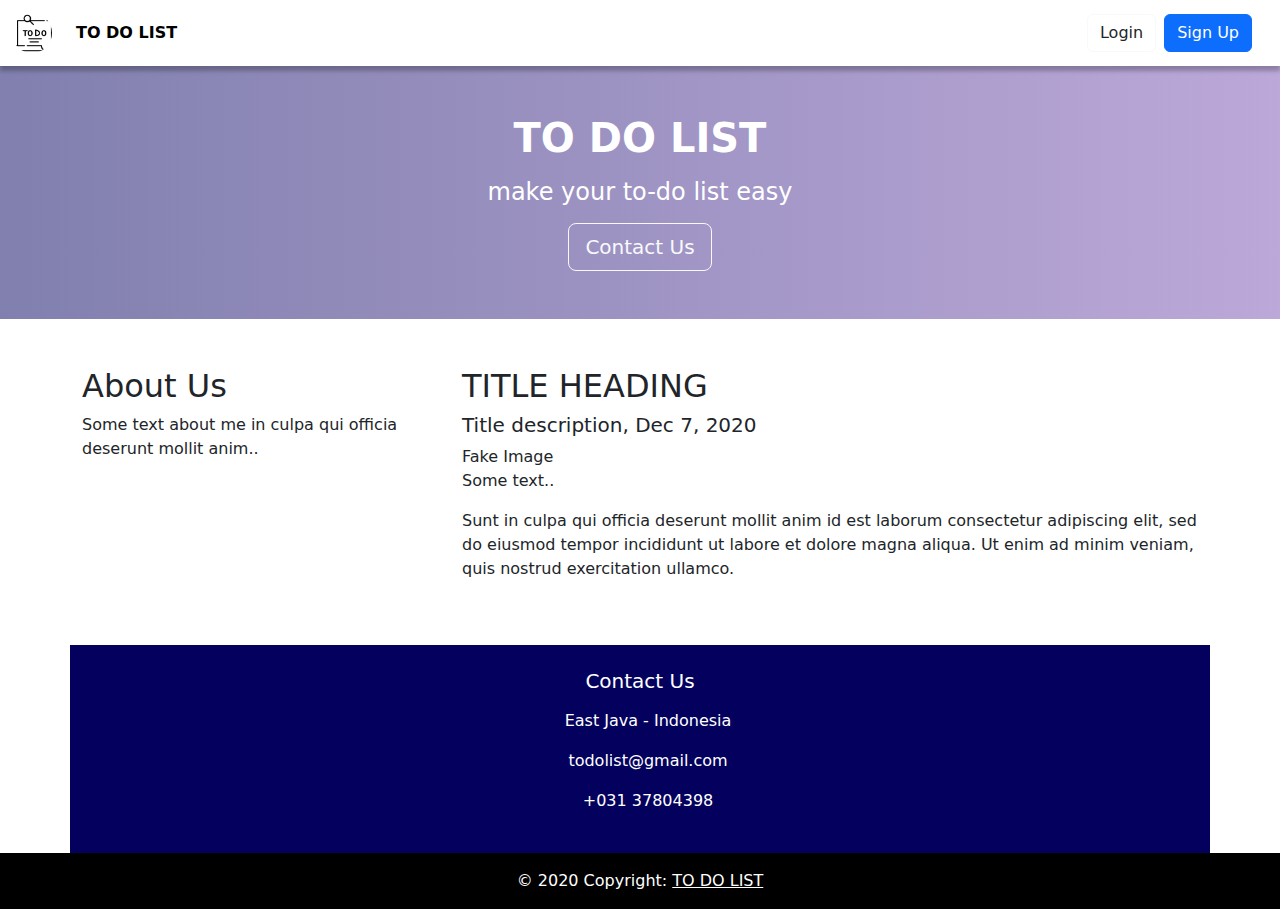
<file: todolist/index.html>
<!DOCTYPE html>
<html lang="en">
<head>
    <meta charset="UTF-8" />
    <meta name="viewport" content="width=device-width, initial-scale=1.0"/>
    <meta http-equiv="X-UA-Compatible" content="ie=edge" />
    <title>TO DO LIST</title>
	    <link rel="stylesheet" type="text/css" href="style.css"/>
    <link
      href="https://fonts.googleapis.com/css?family=Roboto"
      rel="stylesheet"/>
	<link href="https://cdn.jsdelivr.net/npm/bootstrap@5.1.3/dist/css/bootstrap.min.css" rel="stylesheet">
	<script src="https://cdn.jsdelivr.net/npm/bootstrap@5.1.3/dist/js/bootstrap.bundle.min.js"></script>
	<script src="https://cdn.jsdelivr.net/npm/@popperjs/core@2.10.2/dist/umd/popper.min.js"></script>
	<script src="https://cdn.jsdelivr.net/npm/bootstrap@5.1.3/dist/js/bootstrap.min.js"></script>
</head>
<body>
	<!-- Navbar -->
	<nav class="navbar navbar-expand-lg" style="background-color:white; box-shadow: 0px 5px 4px rgba(0, 0, 0, 0.25);">
		<div class="container-fluid">
			<a class="navbar-brand" href="index.html">
			  <img src="to-do-list.png" alt="Avatar Logo" style="width:40px;" class="rounded-pill"> 
			</a>
			<ul class="navbar-nav me-auto mb-2 mb-lg-0">
				<li class="nav-item">
				  <a class="nav-link" href="index.html" style="color:black;"><b>TO DO LIST</b></a>
				</li>
			</ul>
			<div class="d-flex align-items-center">
				<button type="button" class="btn btn-outline-light text-dark me-2">
					Login
				</button>
				<button type="button" class="btn btn-primary me-3">
					Sign Up
				</button>
			</div>
		</div>
	</nav>
	
	<!-- header -->
    <div class="gradient-custom p-5">
		<div class="mask">
			<div class="d-flex justify-content-center align-items-center h-100">
				<div class="text-white text-center">
					<h1 class="mb-3"><b>TO DO LIST</b></h1>
					<h4 class="mb-3">make your to-do list easy</h4>
					<a class="btn btn-outline-light btn-lg" href="#!" role="button"
					>Contact Us</a>
				</div>
			</div>
		</div>
	</div>
	
	<!-- content -->
	<div class="container mt-5 mb-5">
	  <div class="row">
		<div class="col-sm-4">
		  <h2>About Us</h2>
		  <p>Some text about me in culpa qui officia deserunt mollit anim..</p>
		  <hr class="d-sm-none">
		</div>
		<div class="col-sm-8">
		  <h2>TITLE HEADING</h2>
		  <h5>Title description, Dec 7, 2020</h5>
		  <div class="fakeimg">Fake Image</div>
		  <p>Some text..</p>
		  <p>Sunt in culpa qui officia deserunt mollit anim id est laborum consectetur adipiscing elit, sed do eiusmod tempor incididunt ut labore et dolore magna aliqua. Ut enim ad minim veniam, quis nostrud exercitation ullamco.</p>
		</div>
	  </div>
	</div>
	
	<!-- footer -->
	<footer class="text-center text-white mt-10">
		<section class="container p-4" style="background-color:#03015D;">
			<h5 class="mb-3">Contact Us</h5>
			<p><i class="fas fa-home me-3"></i>East Java - Indonesia</p>
			<p><i class="fas fa-envelope me-3"></i>
            todolist@gmail.com
			</p>
			<p><i class="fas fa-phone me-3"></i>+031 37804398</p>
		</section>
		<!-- Copyright -->
		<div class="text-center p-3 bg-black" style="background-color: rgba(0, 0, 0, 0.2);">
			© 2020 Copyright:
		<a class="text-white" href="index.html">TO DO LIST</a>
		</div>
	</footer>
</body>
</html>
</file>
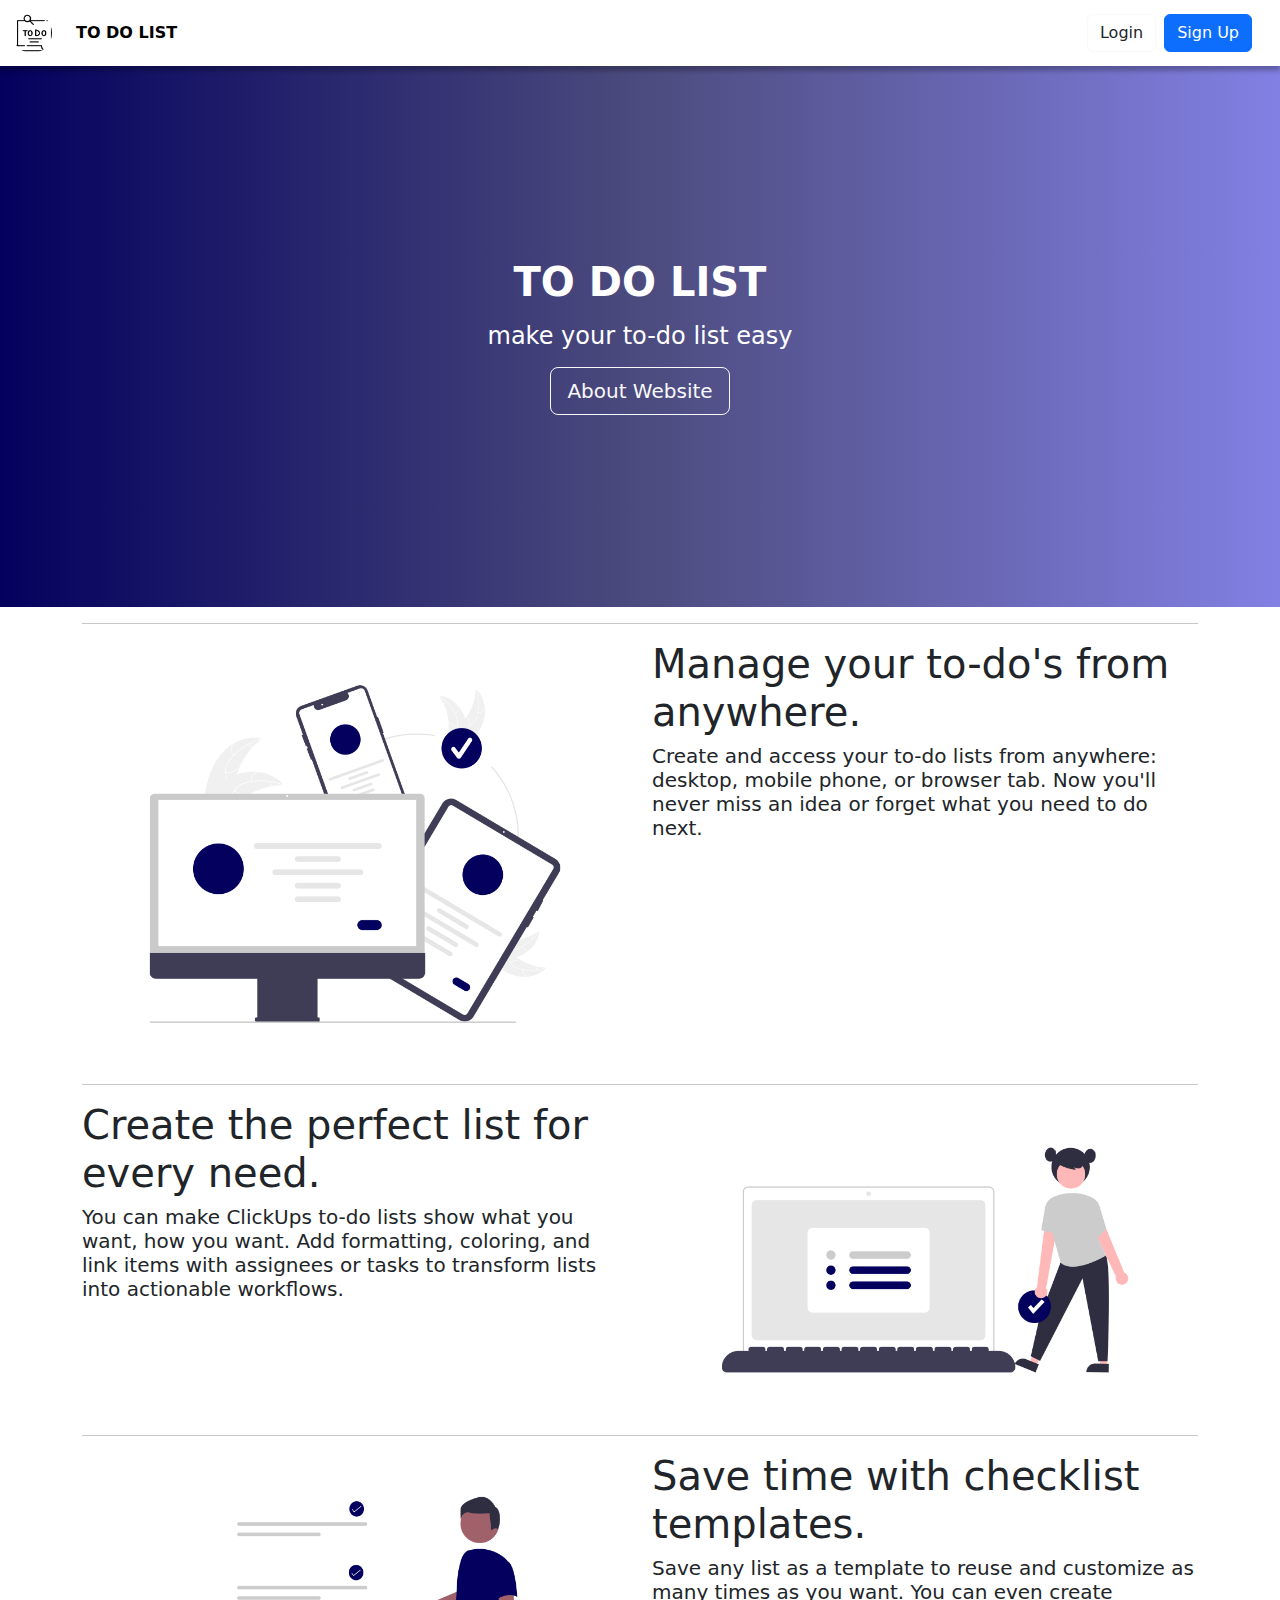
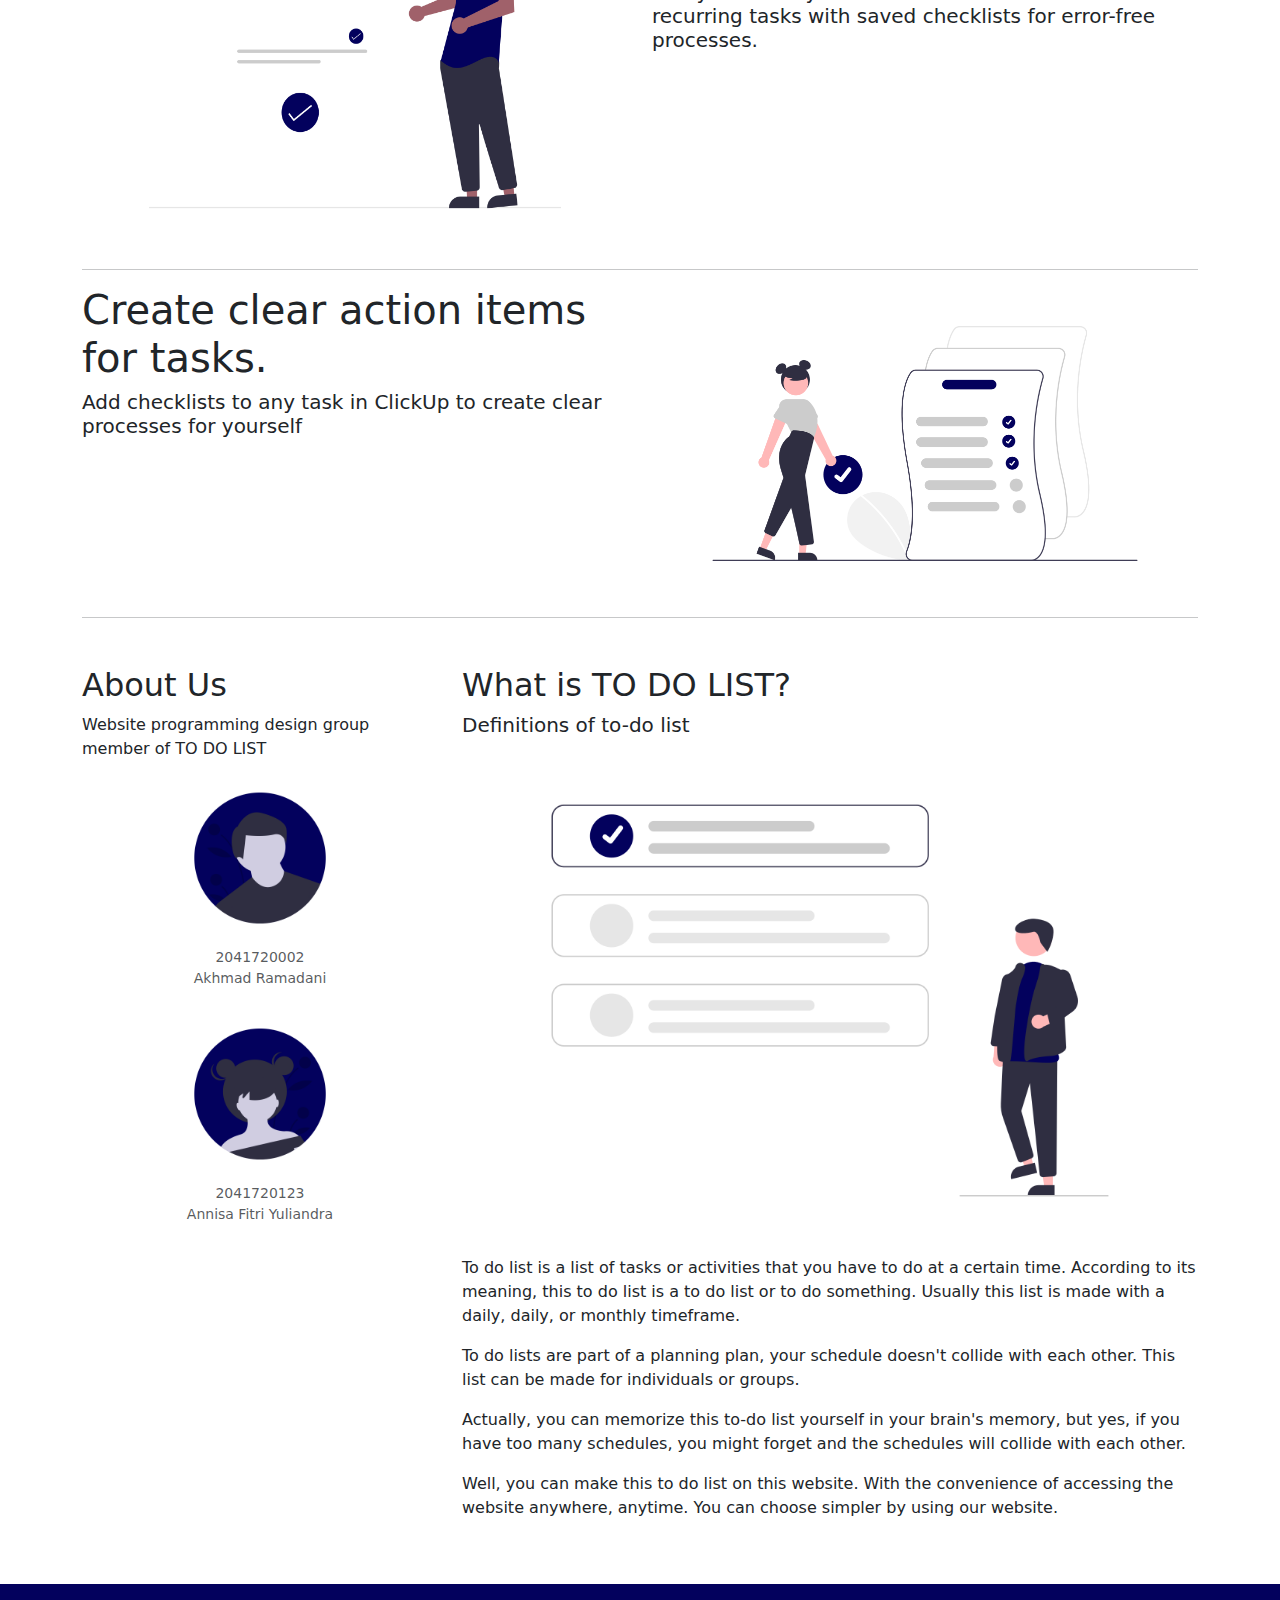
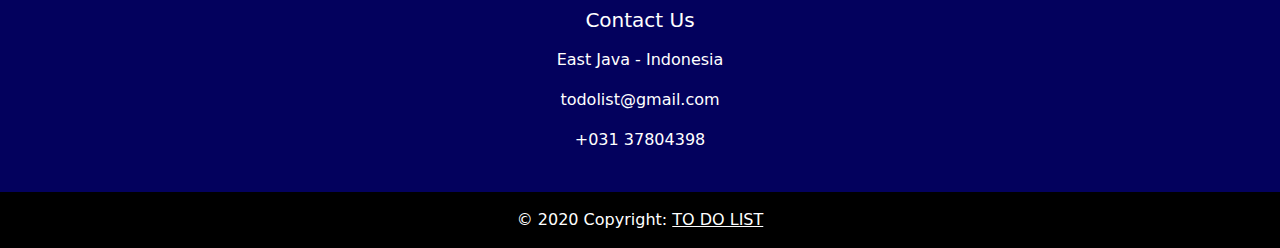
<file: fix/todolist/index.html>
<!DOCTYPE html>
<html lang="en">
<head>
    <meta charset="UTF-8" />
    <meta name="viewport" content="width=device-width, initial-scale=1.0"/>
    <meta http-equiv="X-UA-Compatible" content="ie=edge" />
    <title>TO DO LIST</title>
	    <link rel="stylesheet" type="text/css" href="style.css"/>
    <link
      href="https://fonts.googleapis.com/css?family=Roboto"
      rel="stylesheet"/>
	<link href="https://cdn.jsdelivr.net/npm/bootstrap@5.1.3/dist/css/bootstrap.min.css" rel="stylesheet">
	<script src="https://cdn.jsdelivr.net/npm/bootstrap@5.1.3/dist/js/bootstrap.bundle.min.js"></script>
	<script src="https://cdn.jsdelivr.net/npm/@popperjs/core@2.10.2/dist/umd/popper.min.js"></script>
	<script src="https://cdn.jsdelivr.net/npm/bootstrap@5.1.3/dist/js/bootstrap.min.js"></script>
	<script src="jquery-3.6.0.js"></script>
	<script type="text/javascript">
	</script>
</head>
<body>
	<!-- Navbar -->
	<nav class="navbar navbar-expand-lg" style="background-color:white; box-shadow: 0px 5px 4px rgba(0, 0, 0, 0.25);">
		<div class="container-fluid">
			<a class="navbar-brand" href="index.html">
			  <img src="to-do-list.png" alt="Avatar Logo" style="width:40px;" class="rounded-pill"> 
			</a>
			<ul class="navbar-nav me-auto mb-2 mb-lg-0">
				<li class="nav-item">
				  <a class="nav-link" href="index.html" style="color:black;"><b>TO DO LIST</b></a>
				</li>
			</ul>
			<div class="d-flex align-items-center">
				<a href="login.php">
				<button type="button" class="btn btn-outline-light text-dark me-2">
					Login
				</button>
				</a>
				<a href="register.php">
				<button type="button" class="btn btn-primary me-3">
					Sign Up
				</button>
				</a>
			</div>
		</div>
	</nav>
	
	<!-- header -->
    <div class="gradient-custom3 p-5">
		<div class="mask">
			<div class="d-flex justify-content-center align-items-center h-100 m-5">
				<div class="text-white text-center pt-5 pb-5 mt-5 mb-5">
					<h1 class="mb-3"><b>TO DO LIST</b></h1>
					<h4 class="mb-3">make your to-do list easy</h4>
					<a class="btn btn-outline-light btn-lg" href="#start" role="button"
					>About Website</a>
				</div>
			</div>
		</div>
	</div>
	<!-- background -->
	<div class="container">
		<hr>
		<div class="row" id="start"> 
			<div class="col-md-6">
			<a href="#next">
			<img
			  src="1.png"
			  class="img-fluid"
			/>
			</a>
			</div> 
			<div class="col-md-6">
				<h1>Manage your to-do's from anywhere.</h1>
				<h5>Create and access your to-do lists from anywhere: desktop, mobile phone, or browser tab. Now you'll never miss an idea or forget what you need to do next.</h5>
			</div> 
		</div><hr>
		<div class="row" id="next"> 
			<div class="col-md-6">
				<h1>Create the perfect list for every need.</h1>
				<h5>You can make ClickUps to-do lists show what you want, how you want. Add formatting, coloring, and link items with assignees or tasks to transform lists into actionable workflows.</h5>
			</div> 
			<div class="col-md-6">
			<a href="#nextt"><img
			  src="2.png"
			  class="img-fluid"
			/></a>
			</div> 
		</div><hr>
		<div class="row" id="nextt"> 
			<div class="col-md-6">
			<a href="#nexttt"><img
			  src="3.png"
			  class="img-fluid"
			/></a>
			</div> 
			<div class="col-md-6">
				<h1>Save time with checklist templates.</h1>
				<h5>Save any list as a template to reuse and customize as many times as you want. You can even create recurring tasks with saved checklists for error-free processes.</h5>
			</div> 
		</div><hr>
		<div class="row" id="nexttt"> 
			<div class="col-md-6">
				<h1>Create clear action items for tasks.</h1>
				<h5>Add checklists to any task in ClickUp to create clear processes for yourself</h5>
			</div> 
			<div class="col-md-6">
			<a href="#last"><img
			  src="4.png"
			  class="img-fluid"
			/></a>
			</div> 
		</div><hr>
	</div>
	<!-- content -->
	<div class="container mt-5 mb-5">
	  <div class="row" id="last">
		<div class="col-sm-4">
		  <h2>About Us</h2>
		  <p>Website programming design group member of TO DO LIST</p>
		  <figure class="figure" style="text-align:center; display:inline-block;">
			  <img src="male.png"
			  style="width:50%;" class="figure-img"/>
			  <figcaption class="figure-caption">2041720002<br>Akhmad Ramadani</figcaption>
			  <br>
			  <img src="female.png"
			  style="width:50%;" class="figure-img"/>
			  <figcaption class="figure-caption">2041720123<br>Annisa Fitri Yuliandra</figcaption>
		  </figure>
		  <hr class="d-sm-none">
		</div>
		<div class="col-sm-8">
		  <h2>What is TO DO LIST?</h2>
		  <h5>Definitions of to-do list</h5>
		  <img src="5.png" class="img-fluid"/>
		  <p>To do list is a list of tasks or activities that you have to do at a certain time. According to its meaning, this to do list is a to do list or to do something. Usually this list is made with a daily, daily, or monthly timeframe.</p>
		  <p>To do lists are part of a planning plan, your schedule doesn't collide with each other. This list can be made for individuals or groups.</p>
		  <p>Actually, you can memorize this to-do list yourself in your brain's memory, but yes, if you have too many schedules, you might forget and the schedules will collide with each other.</p>
		  <p>Well, you can make this to do list on this website. With the convenience of accessing the website anywhere, anytime. You can choose simpler by using our website.</p>
		</div>
	  </div>
	</div>
	
	<!-- footer -->
	<footer class="text-center text-white mt-5">
		<div class="container-fluid p-4" style="background-color:#03015D;">
			<h5 class="mb-3">Contact Us</h5>
			<p>East Java - Indonesia</p>
			<p>todolist@gmail.com</p>
			<p>+031 37804398</p>
		</div>
		<!-- Copyright -->
		<div class="text-center p-3 bg-black" style="background-color: rgba(0, 0, 0, 0.2);">
			© 2020 Copyright:
		<a class="text-white" href="index.html">TO DO LIST</a>
		</div>
	</footer>
</body>
</html>
</file>
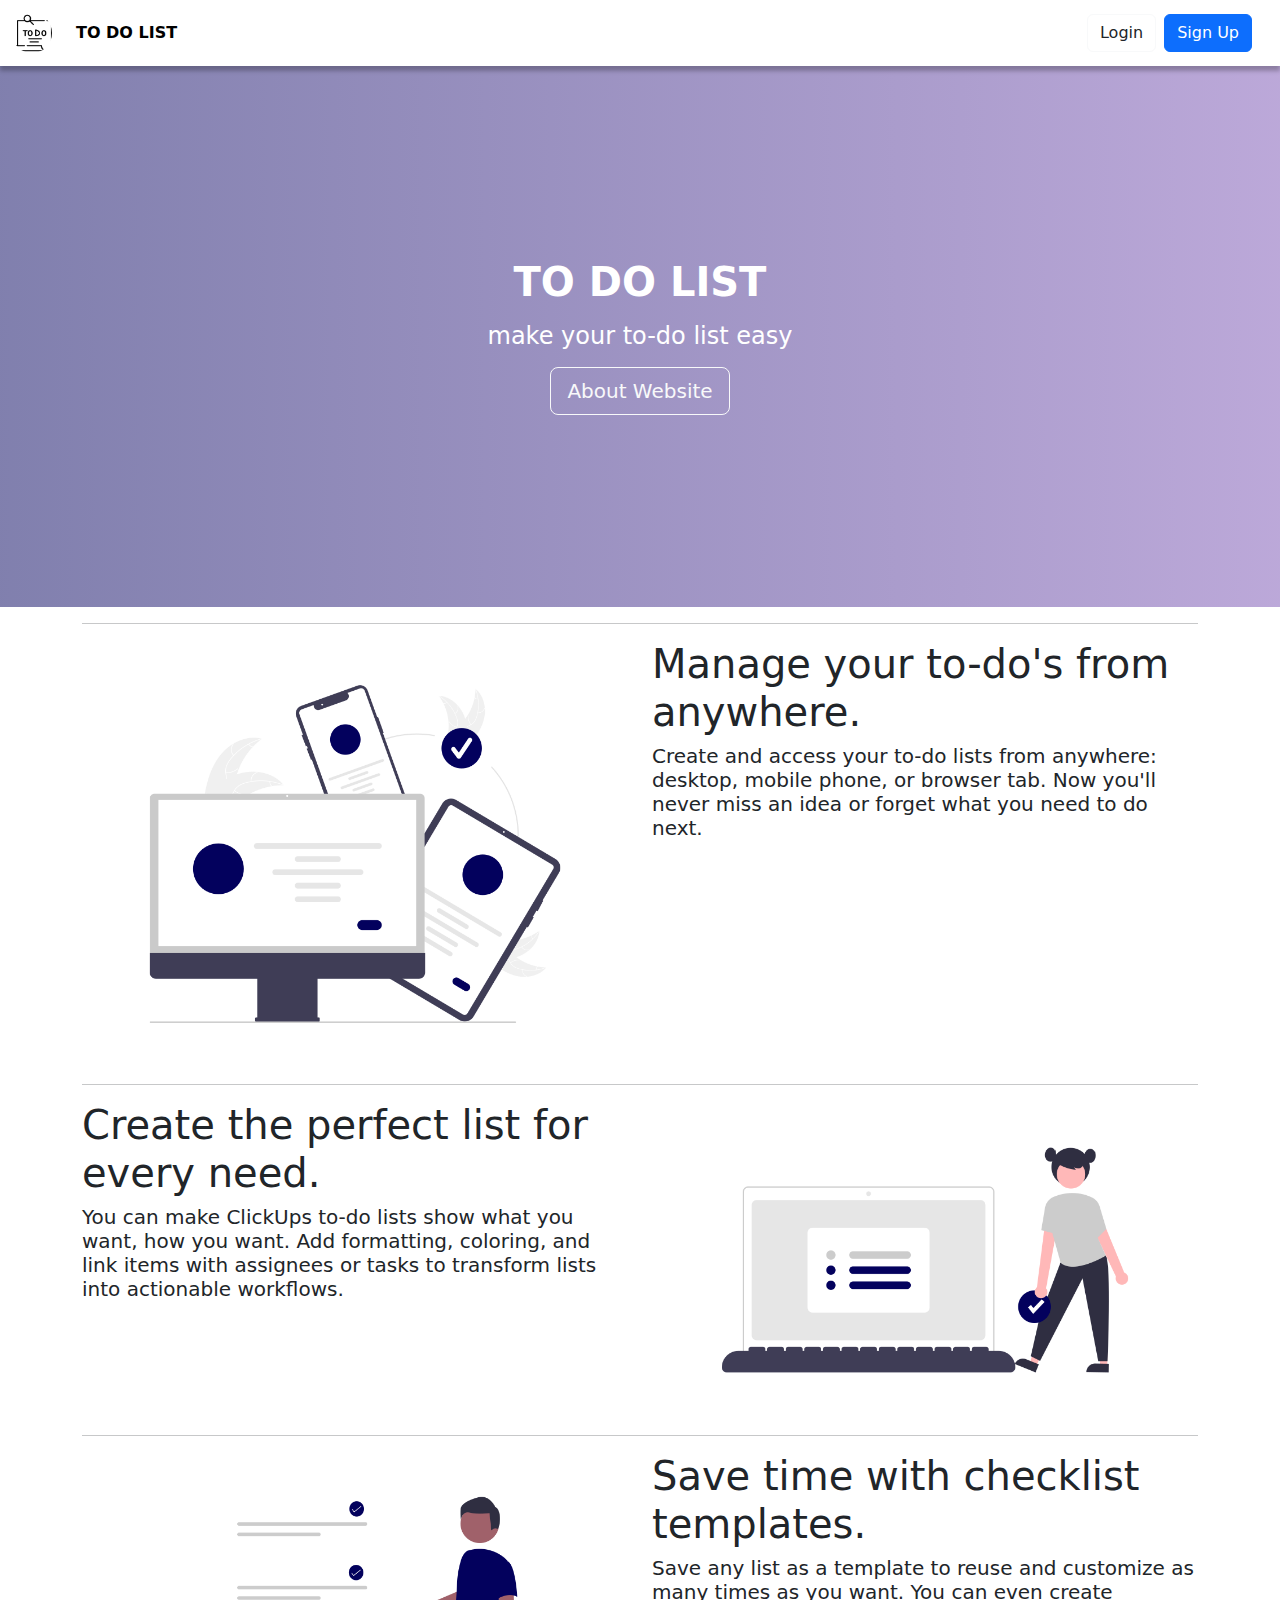
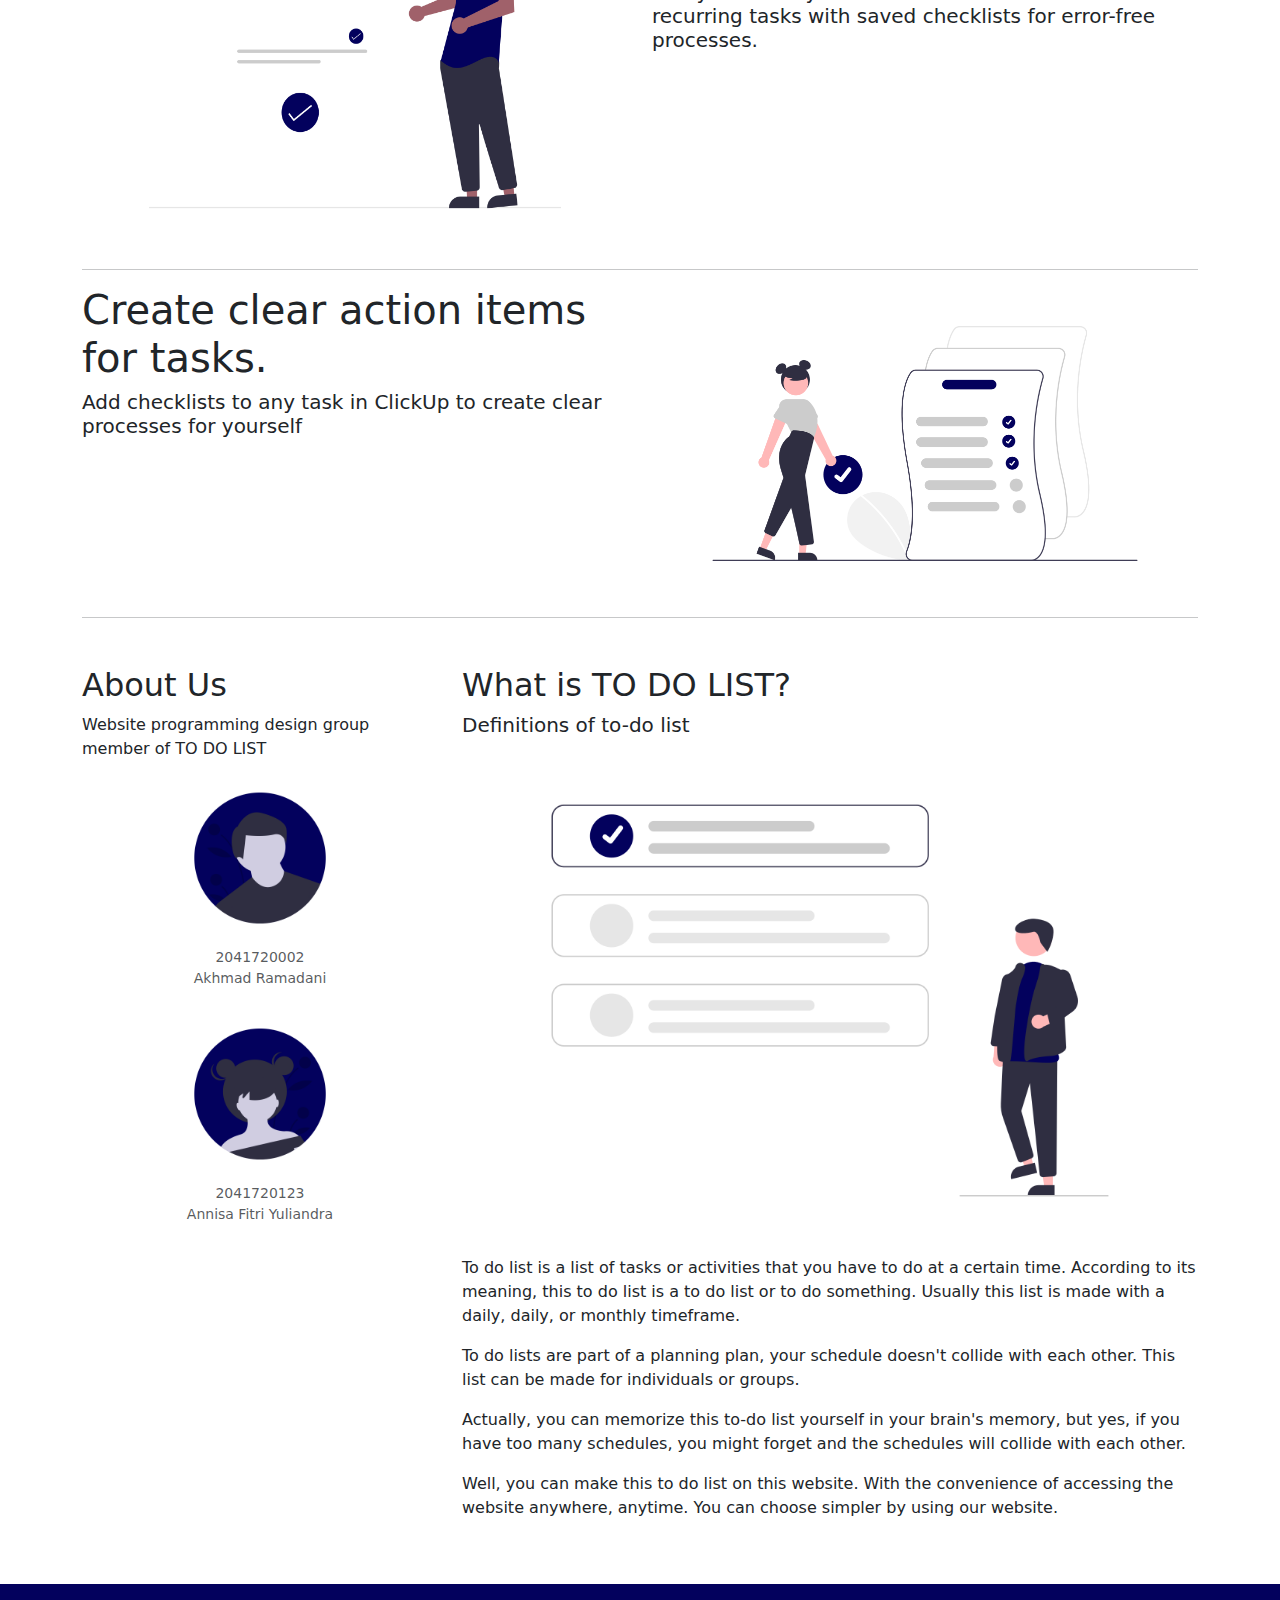
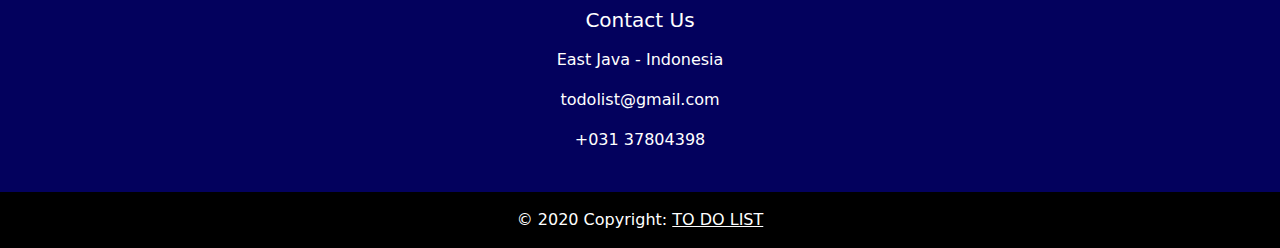
<file: revisi/todolist/index.html>
<!DOCTYPE html>
<html lang="en">
<head>
    <meta charset="UTF-8" />
    <meta name="viewport" content="width=device-width, initial-scale=1.0"/>
    <meta http-equiv="X-UA-Compatible" content="ie=edge" />
    <title>TO DO LIST</title>
	    <link rel="stylesheet" type="text/css" href="style.css"/>
    <link
      href="https://fonts.googleapis.com/css?family=Roboto"
      rel="stylesheet"/>
	<link href="https://cdn.jsdelivr.net/npm/bootstrap@5.1.3/dist/css/bootstrap.min.css" rel="stylesheet">
	<script src="https://cdn.jsdelivr.net/npm/bootstrap@5.1.3/dist/js/bootstrap.bundle.min.js"></script>
	<script src="https://cdn.jsdelivr.net/npm/@popperjs/core@2.10.2/dist/umd/popper.min.js"></script>
	<script src="https://cdn.jsdelivr.net/npm/bootstrap@5.1.3/dist/js/bootstrap.min.js"></script>
	<script src="jquery-3.6.0.js"></script>
	<script type="text/javascript">
	$( document ).mouseleave(function() {
	  $( "#toggle" ).toggle( "pulsate" );
	});
	</script>
</head>
<body>
	<!-- Navbar -->
	<nav class="navbar navbar-expand-lg" style="background-color:white; box-shadow: 0px 5px 4px rgba(0, 0, 0, 0.25);">
		<div class="container-fluid">
			<a class="navbar-brand" href="index.html">
			  <img src="to-do-list.png" alt="Avatar Logo" style="width:40px;" class="rounded-pill"> 
			</a>
			<ul class="navbar-nav me-auto mb-2 mb-lg-0">
				<li class="nav-item">
				  <a class="nav-link" href="index.html" style="color:black;"><b>TO DO LIST</b></a>
				</li>
			</ul>
			<div class="d-flex align-items-center">
				<a href="login.php">
				<button type="button" class="btn btn-outline-light text-dark me-2">
					Login
				</button>
				</a>
				<a href="register.php">
				<button type="button" class="btn btn-primary me-3">
					Sign Up
				</button>
				</a>
			</div>
		</div>
	</nav>
	
	<!-- header -->
    <div class="gradient-custom p-5">
		<div class="mask">
			<div class="d-flex justify-content-center align-items-center h-100 m-5">
				<div class="text-white text-center pt-5 pb-5 mt-5 mb-5">
					<h1 class="mb-3"><b>TO DO LIST</b></h1>
					<h4 class="mb-3">make your to-do list easy</h4>
					<a id="toggle" class="btn btn-outline-light btn-lg" href="#start" role="button"
					>About Website</a>
				</div>
			</div>
		</div>
	</div>
	<!-- background -->
	<div class="container">
		<hr>
		<div class="row" id="start"> 
			<div class="col-md-6">
			<a href="#next">
			<img
			  src="1.png"
			  class="img-fluid"
			/>
			</a>
			</div> 
			<div class="col-md-6">
				<h1>Manage your to-do's from anywhere.</h1>
				<h5>Create and access your to-do lists from anywhere: desktop, mobile phone, or browser tab. Now you'll never miss an idea or forget what you need to do next.</h5>
			</div> 
		</div><hr>
		<div class="row" id="next"> 
			<div class="col-md-6">
				<h1>Create the perfect list for every need.</h1>
				<h5>You can make ClickUps to-do lists show what you want, how you want. Add formatting, coloring, and link items with assignees or tasks to transform lists into actionable workflows.</h5>
			</div> 
			<div class="col-md-6">
			<a href="#nextt"><img
			  src="2.png"
			  class="img-fluid"
			/></a>
			</div> 
		</div><hr>
		<div class="row" id="nextt"> 
			<div class="col-md-6">
			<a href="#nexttt"><img
			  src="3.png"
			  class="img-fluid"
			/></a>
			</div> 
			<div class="col-md-6">
				<h1>Save time with checklist templates.</h1>
				<h5>Save any list as a template to reuse and customize as many times as you want. You can even create recurring tasks with saved checklists for error-free processes.</h5>
			</div> 
		</div><hr>
		<div class="row" id="nexttt"> 
			<div class="col-md-6">
				<h1>Create clear action items for tasks.</h1>
				<h5>Add checklists to any task in ClickUp to create clear processes for yourself</h5>
			</div> 
			<div class="col-md-6">
			<a href="#last"><img
			  src="4.png"
			  class="img-fluid"
			/></a>
			</div> 
		</div><hr>
	</div>
	<!-- content -->
	<div class="container mt-5 mb-5">
	  <div class="row" id="last">
		<div class="col-sm-4">
		  <h2>About Us</h2>
		  <p>Website programming design group member of TO DO LIST</p>
		  <figure class="figure" style="text-align:center; display:inline-block;">
			  <img src="male.png"
			  style="width:50%;" class="figure-img"/>
			  <figcaption class="figure-caption">2041720002<br>Akhmad Ramadani</figcaption>
			  <br>
			  <img src="female.png"
			  style="width:50%;" class="figure-img"/>
			  <figcaption class="figure-caption">2041720123<br>Annisa Fitri Yuliandra</figcaption>
		  </figure>
		  <hr class="d-sm-none">
		</div>
		<div class="col-sm-8">
		  <h2>What is TO DO LIST?</h2>
		  <h5>Definitions of to-do list</h5>
		  <img src="5.png" class="img-fluid"/>
		  <p>To do list is a list of tasks or activities that you have to do at a certain time. According to its meaning, this to do list is a to do list or to do something. Usually this list is made with a daily, daily, or monthly timeframe.</p>
		  <p>To do lists are part of a planning plan, your schedule doesn't collide with each other. This list can be made for individuals or groups.</p>
		  <p>Actually, you can memorize this to-do list yourself in your brain's memory, but yes, if you have too many schedules, you might forget and the schedules will collide with each other.</p>
		  <p>Well, you can make this to do list on this website. With the convenience of accessing the website anywhere, anytime. You can choose simpler by using our website.</p>
		</div>
	  </div>
	</div>
	
	<!-- footer -->
	<footer class="text-center text-white mt-5">
		<div class="container-fluid p-4" style="background-color:#03015D;">
			<h5 class="mb-3">Contact Us</h5>
			<p>East Java - Indonesia</p>
			<p>todolist@gmail.com</p>
			<p>+031 37804398</p>
		</div>
		<!-- Copyright -->
		<div class="text-center p-3 bg-black" style="background-color: rgba(0, 0, 0, 0.2);">
			© 2020 Copyright:
		<a class="text-white" href="index.html">TO DO LIST</a>
		</div>
	</footer>
</body>
</html>
</file>
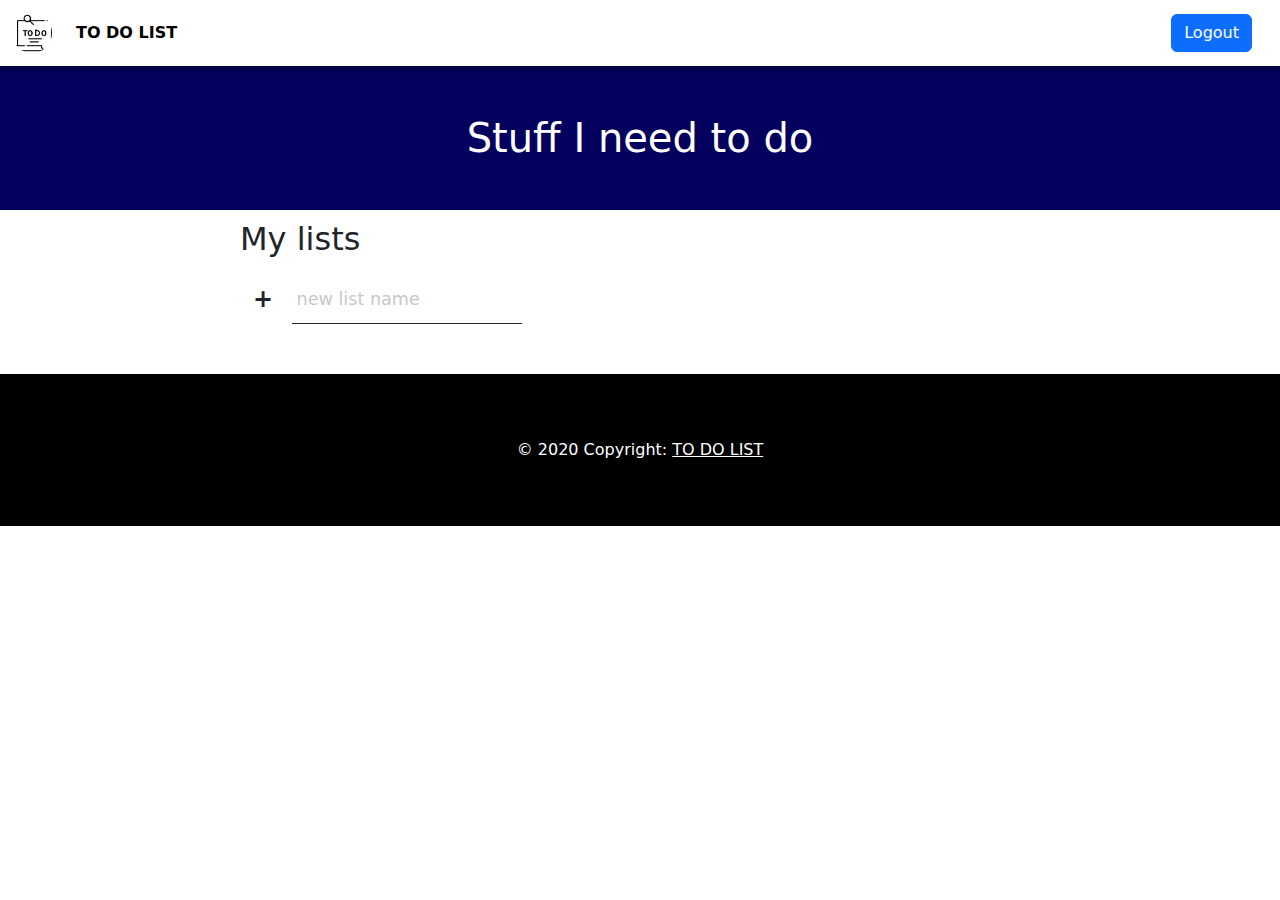
<file: todolist/todolist.html>
<!DOCTYPE html>
<html lang="en">
<head>
    <meta charset="UTF-8" />
    <meta name="viewport" content="width=device-width, initial-scale=1.0"/>
    <meta http-equiv="X-UA-Compatible" content="ie=edge" />
    <title>TO DO LIST</title>
    <link
      href="https://fonts.googleapis.com/css?family=Roboto"
      rel="stylesheet"/>
    <link rel="stylesheet" type="text/css" href="main.css"/>
	<link href="https://cdn.jsdelivr.net/npm/bootstrap@5.1.3/dist/css/bootstrap.min.css" rel="stylesheet">
	<script src="https://cdn.jsdelivr.net/npm/bootstrap@5.1.3/dist/js/bootstrap.bundle.min.js"></script>
	<script src="https://cdn.jsdelivr.net/npm/@popperjs/core@2.10.2/dist/umd/popper.min.js"></script>
	<script src="https://cdn.jsdelivr.net/npm/bootstrap@5.1.3/dist/js/bootstrap.min.js"></script>
	<script defer src="script.js"></script>
</head>
<body>
	<!-- Navbar -->
	<nav class="navbar navbar-expand-lg" style="background-color:white; box-shadow: 0px 5px 4px rgba(0, 0, 0, 0.25);">
		<div class="container-fluid">
			<a class="navbar-brand" href="index.html">
			  <img src="to-do-list.png" alt="Avatar Logo" style="width:40px;" class="rounded-pill"> 
			</a>
			<ul class="navbar-nav me-auto mb-2 mb-lg-0">
				<li class="nav-item">
				  <a class="nav-link" href="index.html" style="color:black;"><b>TO DO LIST</b></a>
				</li>
			</ul>
			<div class="d-flex align-items-center">
				<button type="button" class="btn btn-primary me-3">
					Logout
				</button>
			</div>
		</div>
	</nav>
	
	<!-- header -->
	<div class="header">
		<h1 class="p-5 text-white text-center" style="background-color:#03015D; text-align:center;">
		Stuff I need to do</h1>
	</div>
	
	<div class="content">
		<!-- example
		<div class="all-tasks">
			<h2 class="task-list-title">My lists</h2>
			<ul class="task-list" data-lists>
				<li class="list-name active-list">List 1</li>
				<li class="list-name">List 2</li>
				<li class="list-name">List 3</li>
			</ul>
			<form action="">
			<input 
			  type="text"
			  class="new list"
			  placeholder="new list name"
			  aria-label="new list name"
			/>
			<button class="btn create" aria-label="create new list">+</button>
			</form>
		</div>
		
		<div class="todo-list">
			<div class="todo-header">
				<h2 class="list-title">List 1</h2>
				<p class="task-count">3 tasks remaining</p>
			</div>
			<div class="todo-body">
				<div class="tasks">
					<div class="task">
						<input type="checkbox" id="task-1"/>
						<label for="task-1">
							<span class="custom-checkbox"></span>
							Task 1
						</label>
					</div>
					
					<div class="task">
						<input type="checkbox" id="task-2"/>
						<label for="task-2">
							<span class="custom-checkbox"></span>
							Task 2
						</label>
					</div>
					
					<div class="task">
						<input type="checkbox" id="task-3"/>
						<label for="task-3">
							<span class="custom-checkbox"></span>
							Task 3
						</label>
					</div>
				  
				</div>

				<div class="new-task-creator">
					<form action="">
						<input 
						  type="text"
						  class="new task"
						  placeholder="new task name"
						  aria-label="new task name"
						/>
						<button class="btn create" aria-label="create new task">+</button>
					</form>
				</div>
			
				<div class="delete-stuff">
					<button class="btn delete">Clear completed tasks</button>
					<button class="btn delete">Delete list</button>
				</div>
			</div>
		</div>
		-->
		<div class="all-tasks">
			<h2 class="task-list-title">My lists</h2>
			<ul class="task-list" data-lists></ul>
			<form action="" data-new-list-form>
				<input 
				  type="text"
				  class="new list"
				  data-new-list-input
				  placeholder="new list name"
				  aria-label="new list name"
				/>
				<button class="btn create" aria-label="create new list">+</button>
			</form>
		</div>

		<div class="todo-list" data-list-display-container>
			<div class="todo-header">
				<h2 class="list-title" data-list-title>YouTube</h2>
				<p class="task-count" data-list-count>3 tasks remaining</p>
			</div>

			<div class="todo-body">
				<div class="tasks" data-tasks></div>

				<div class="new-task-creator">
					<form action="" data-new-task-form>
						<input 
						  type="text"
						  data-new-task-input
						  class="new task"
						  placeholder="new task name"
						  aria-label="new task name"
						/>
						<button class="btn create" aria-label="create new task">+</button>
					</form>
				</div>

				<div class="delete-stuff">
					<button class="btn delete" data-clear-complete-tasks-button>Clear completed tasks</button>
					<button class="btn delete" data-delete-list-button>Delete list</button>
				</div>
			</div>
		</div>
    </div>
	<template id="task-template">
		<div class="task">
			<input type="checkbox" />
			<label>
			<span class="custom-checkbox"></span>
			</label>
		 </div>
	</template>
	<!-- footer -->
	<footer class="text-center text-white p-5" style="background-color: black;">
		<!-- Copyright -->
		<div class="text-center p-3" style="background-color: black;">
			© 2020 Copyright:
		<a class="text-white" href="index.html">TO DO LIST</a>
		</div>
	</footer>
</body>
</html>
</file>
<file: todolist/style.css>
body{
	font-family: 'roboto', sans-serif; 
}
.gradient-custom {
  background: #03015d;
  background: -webkit-linear-gradient(to right, rgba(3, 1, 93, 0.5), rgba(121, 82, 179, 0.5));
  background: linear-gradient(to right, rgba(3, 1, 93, 0.5), rgba(121, 82, 179, 0.5))
}
</file>
<file: fix/todolist/style.css>
body{
	font-family: 'roboto', sans-serif; 
}
.gradient-custom {
  background: #03015d;
  background: -webkit-linear-gradient(to right, rgba(3, 1, 93, 0.5), rgba(121, 82, 179, 0.5));
  background: linear-gradient(to right, rgba(3, 1, 93, 0.5), rgba(121, 82, 179, 0.5))
}
.gradient-custom2{
background: rgb(154,151,221);
background: linear-gradient(90deg, rgba(154,151,221,1) 0%, rgba(3,1,93,1) 80%);
}
.gradient-custom3 {
background: rgb(3,1,93);
background: linear-gradient(90deg, rgba(3,1,93,1) 0%, rgba(76,75,126,1) 50%, rgba(130,128,227,1) 100%);
}
</file>
<file: revisi/todolist/style.css>
body{
	font-family: 'roboto', sans-serif; 
}
.gradient-custom {
  background: #03015d;
  background: -webkit-linear-gradient(to right, rgba(3, 1, 93, 0.5), rgba(121, 82, 179, 0.5));
  background: linear-gradient(to right, rgba(3, 1, 93, 0.5), rgba(121, 82, 179, 0.5))
}
</file>
<file: todolist/main.css>
:root {
  --clr-primary: rgb(54, 112, 199);
  --clr-light: #f4f4f4;
  --clr-dark: #333;
  --clr-warning: rgb(99, 36, 36);
}

*,
*::before,
*::after {
  font-family: inherit;
  box-sizing: border-box;
}

body {
  margin: 0;
  font-family: "roboto", sans-serif;
  font-weight: 300;
  font-size: 1.5rem;
  background-color: var(--clr-primary);
  color: var(--clr-light);
}

.content{
  margin-top: 10px;
  margin-bottom: 50px;
  display: grid;
  grid: 
  "...... lists  active ......" auto /
  1fr minmax(100px, 300px) minmax(250px, 500px) 1fr;
}

.title {
  grid-area: header;
  text-align: center;
  font-size: calc(7vw + 2rem);
  font-weight: 900;
  color: rgba(0, 0, 0, 0.1);
  letter-spacing: 2px;
  margin: -0.3em 0 0.5em;
}

.all-tasks {
  grid-area: lists;
}

.task-list {
  font-size: 1.2rem;
  line-height: 1.7;
  list-style: circle;
  padding-left: 1.1em;
}

.list-name {
  cursor: pointer;
}

.list-name:hover {
  opacity: 0.7;
}

form {
  display: flex;
}

.btn {
  cursor: pointer;
  background: 0;
  border: 0;
  padding: 0;
  color: inherit;
}

.btn.create {
  font-size: 1.5rem;
  font-weight: 900;
  margin-right: 0.25em;
  transition: opacity 250ms ease-in;
}

.btn.create:hover {
  opacity: 0.7;
}

.btn.delete {
  opacity: 0.7;
  font-size: 1rem;
  transition: color 200ms;
}

.btn.delete:hover {
  color: var(--clr-warning);
}

.new {
  background: transparent;
  border: 0;
  color: inherit;
  border-bottom: 1px solid currentColor;
  font-size: inherit;
  outline: none;
  padding: 0.25em;
  transition: border-bottom 150ms ease-in;
  order: 2;
}

.new::-webkit-input-placeholder {
  opacity: 0.4;
}

.new:-ms-input-placeholder {
  opacity: 0.4;
}

.new::-ms-input-placeholder {
  opacity: 0.4;
}

.new::placeholder {
  opacity: 0.4;
}

.new:focus {
  border-bottom-width: 3px;
}

.new:focus::-webkit-input-placeholder {
  opacity: 0.15;
}

.new:focus:-ms-input-placeholder {
  opacity: 0.15;
}

.new:focus::-ms-input-placeholder {
  opacity: 0.15;
}

.new:focus::placeholder {
  opacity: 0.15;
}

.new.list {
  font-size: 1.1rem;
}

.new.task {
  margin-bottom: 0;
}

.active-list {
  font-weight: 700;
}

.todo-list {
  --spacer: 2rem;
  grid-area: active;
  background: var(--clr-light);
  color: var(--clr-dark);
}

.todo-header {
  padding: var(--spacer);
  background: #e4e4e4;
  display: flex;
  align-items: center;
  justify-content: space-between;
}

.list-title {
  margin: 0 1em 0 0;
}

.task-count {
  margin: 0;
  font-size: 1rem;
}

.todo-body {
  padding: var(--spacer);
  position: relative;
}

.new-task-creator .create {
  color: var(--clr-primary);
}

[type="checkbox"] {
  opacity: 0;
  position: absolute;
}

.task label {
  display: flex-inline;
  align-items: center;
  position: relative;
}

.task {
  position: relative;
  margin-bottom: 1.25em;
}

.task::after {
  content: "";
  position: absolute;
  right: 0;
  left: 0;
  bottom: -0.5em;
  height: 1px;
  background: currentColor;
  opacity: 0.1;
}

.custom-checkbox {
  --size: 0.75em;
  display: inline-block;
  width: var(--size);
  height: var(--size);
  margin-right: var(--size);
  cursor: pointer;
  border: 2px solid currentColor;
  border-radius: 50%;
  -webkit-transform: scale(1);
          transform: scale(1);
  transition: -webkit-transform 300ms ease-in-out;
  transition: transform 300ms ease-in-out;
  transition: transform 300ms ease-in-out, -webkit-transform 300ms ease-in-out;
}

.task:hover .custom-checkbox,
[type="checkbox"]:focus + label .custom-checkbox {
  -webkit-transform: scale(1.2);
          transform: scale(1.2);
  color: var(--clr-primary);
}

[type="checkbox"]:checked + label .custom-checkbox {
  background: var(--clr-primary);
  border-color: var(--clr-primary);
  box-shadow: inset 0 0 0px 2px white;
}

[type="checkbox"]:checked + label {
  opacity: 0.5;
}

.task label::after {
  content: "";
  position: absolute;
  left: 0;
  right: 0;
  left: 1.5em;
  top: 50%;
  height: 3px;
  background: currentColor;
  -webkit-transform: scaleX(0);
          transform: scaleX(0);
  -webkit-transform-origin: right;
          transform-origin: right;
  transition: -webkit-transform 150ms ease-in-out;
  transition: transform 150ms ease-in-out;
  transition: transform 150ms ease-in-out, -webkit-transform 150ms ease-in-out;
}

[type="checkbox"]:checked + label::after {
  -webkit-transform: scaleX(1);
          transform: scaleX(1);
  -webkit-transform-origin: left;
          transform-origin: left;
}

.delete-stuff {
  display: flex;
  justify-content: space-evenly;
  position: absolute;
  width: 100%;
  left: 0;
  bottom: -35px;
  color: var(--clr-light);
}
</file>
